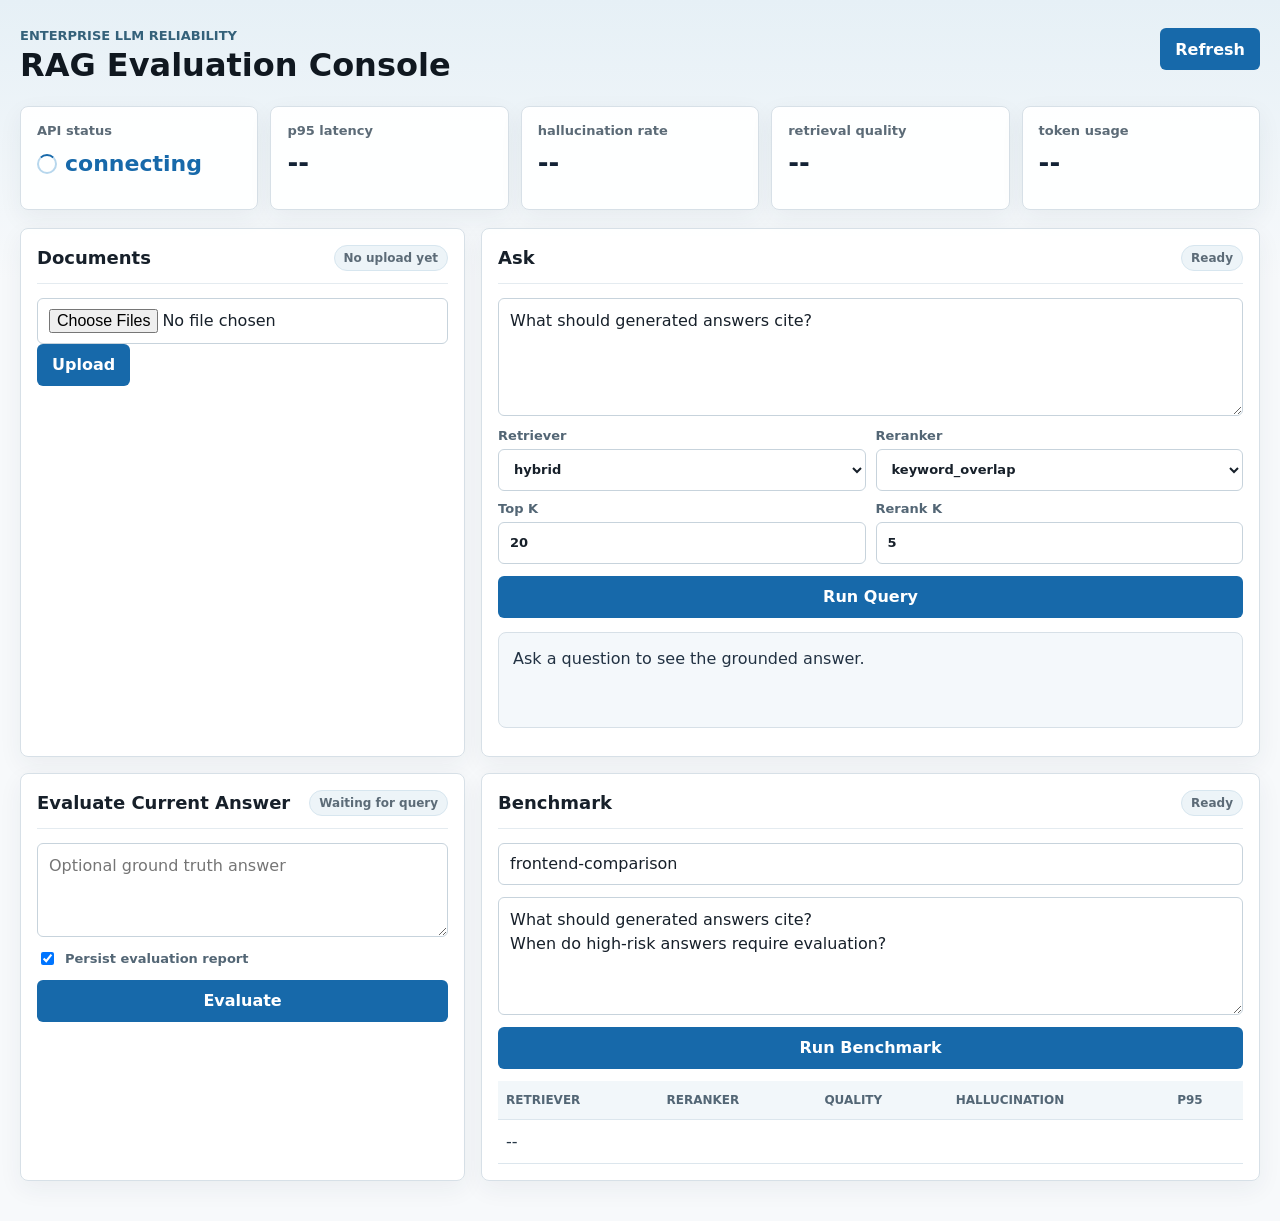
<file: frontend/index.html>
<!doctype html>
<html lang="en">
  <head>
    <meta charset="utf-8" />
    <meta name="viewport" content="width=device-width, initial-scale=1" />
    <title>RAG Evaluation Console</title>
    <link rel="stylesheet" href="./styles.css" />
  </head>
  <body>
    <main class="shell">
      <header class="topbar">
        <div>
          <p class="eyebrow">Enterprise LLM Reliability</p>
          <h1>RAG Evaluation Console</h1>
        </div>
        <div class="header-actions">
          <button id="refresh" type="button">Refresh</button>
        </div>
      </header>

      <section class="metrics-grid">
        <article><span>API status</span><strong id="api-status">--</strong></article>
        <article><span>p95 latency</span><strong id="latency">--</strong></article>
        <article><span>hallucination rate</span><strong id="hallucination">--</strong></article>
        <article><span>retrieval quality</span><strong id="retrieval">--</strong></article>
        <article><span>token usage</span><strong id="tokens">--</strong></article>
      </section>

      <section class="workspace">
        <section class="panel">
          <div class="panel-heading">
            <h2>Documents</h2>
            <span id="upload-status" class="status-text">No upload yet</span>
          </div>
          <form id="upload-form">
            <input id="document-files" type="file" multiple accept=".txt,.md,.markdown,.pdf,.docx" />
            <button type="submit">Upload</button>
          </form>
          <div id="upload-results" class="result-list"></div>
        </section>

        <section class="panel">
          <div class="panel-heading">
            <h2>Ask</h2>
            <span id="query-status" class="status-text">Ready</span>
          </div>
          <form id="query-form" class="stack">
            <textarea id="question" rows="4">What should generated answers cite?</textarea>
            <div class="control-grid">
              <label>
                Retriever
                <select id="retriever">
                  <option value="hybrid">hybrid</option>
                  <option value="dense">dense</option>
                  <option value="bm25">bm25</option>
                  <option value="multi_query">multi_query</option>
                  <option value="query_decomposition">query_decomposition</option>
                  <option value="multi_hop">multi_hop</option>
                </select>
              </label>
              <label>
                Reranker
                <select id="reranker">
                  <option value="keyword_overlap">keyword_overlap</option>
                  <option value="identity">identity</option>
                  <option value="cross_encoder">cross_encoder</option>
                  <option value="bge">bge</option>
                </select>
              </label>
              <label>
                Top K
                <input id="top-k" type="number" value="20" min="1" max="100" />
              </label>
              <label>
                Rerank K
                <input id="rerank-top-k" type="number" value="5" min="1" max="25" />
              </label>
            </div>
            <button type="submit">Run Query</button>
          </form>
          <div id="answer" class="answer-box">Ask a question to see the grounded answer.</div>
          <div id="sources" class="source-list"></div>
        </section>

        <section class="panel">
          <div class="panel-heading">
            <h2>Evaluate Current Answer</h2>
            <span id="eval-status" class="status-text">Waiting for query</span>
          </div>
          <form id="evaluate-form" class="stack">
            <textarea id="ground-truth" rows="3" placeholder="Optional ground truth answer"></textarea>
            <label class="checkbox-row">
              <input id="persist-eval" type="checkbox" checked />
              Persist evaluation report
            </label>
            <button type="submit">Evaluate</button>
          </form>
          <div id="evaluation-results" class="result-list"></div>
        </section>

        <section class="panel">
          <div class="panel-heading">
            <h2>Benchmark</h2>
            <span id="benchmark-status" class="status-text">Ready</span>
          </div>
          <form id="benchmark-form" class="stack">
            <input id="benchmark-name" value="frontend-comparison" />
            <textarea id="benchmark-questions" rows="4">What should generated answers cite?
When do high-risk answers require evaluation?</textarea>
            <button type="submit">Run Benchmark</button>
          </form>
          <table>
            <thead>
              <tr>
                <th>Retriever</th>
                <th>Reranker</th>
                <th>Quality</th>
                <th>Hallucination</th>
                <th>p95</th>
              </tr>
            </thead>
            <tbody id="leaderboard"></tbody>
          </table>
        </section>
      </section>
    </main>
    <script src="./config.js"></script>
    <script src="./main.js"></script>
  </body>
</html>
</file>
<file: frontend/styles.css>
:root {
  color-scheme: light;
  font-family: Inter, ui-sans-serif, system-ui, -apple-system, BlinkMacSystemFont, "Segoe UI", sans-serif;
  background: #eef4f8;
  color: #16212f;
}

* {
  box-sizing: border-box;
}

body {
  background:
    linear-gradient(180deg, #e6f0f6 0, #f7f9fb 280px),
    #f7f9fb;
  margin: 0;
}

.shell {
  margin: 0 auto;
  max-width: 1280px;
  padding: 28px 20px 40px;
}

.topbar {
  align-items: flex-start;
  display: flex;
  gap: 18px;
  justify-content: space-between;
  margin-bottom: 22px;
}

h1,
h2,
p {
  margin: 0;
}

h1 {
  color: #101820;
  font-size: 32px;
  line-height: 1.15;
}

h2 {
  color: #17202a;
  font-size: 18px;
}

.eyebrow {
  color: #34617a;
  font-size: 13px;
  font-weight: 800;
  letter-spacing: 0;
  margin-bottom: 4px;
  text-transform: uppercase;
}

.header-actions {
  align-items: center;
  display: flex;
  gap: 8px;
  justify-content: flex-end;
}

button,
input,
select,
textarea {
  font: inherit;
}

input,
select,
textarea {
  background: #ffffff;
  border: 1px solid #c7d3dc;
  border-radius: 6px;
  color: #17202a;
  min-height: 42px;
  outline: none;
  padding: 10px 11px;
  transition: border-color 140ms ease, box-shadow 140ms ease;
  width: 100%;
}

input:focus,
select:focus,
textarea:focus {
  border-color: #2470c7;
  box-shadow: 0 0 0 3px rgba(36, 112, 199, 0.15);
}

textarea {
  line-height: 1.5;
  resize: vertical;
}

button {
  background: #1769aa;
  border: 0;
  border-radius: 6px;
  color: white;
  cursor: pointer;
  font-weight: 800;
  min-height: 42px;
  padding: 10px 15px;
  transition: background 140ms ease, transform 140ms ease;
  white-space: nowrap;
}

button:hover {
  background: #10598f;
}

button:active {
  transform: translateY(1px);
}

.metrics-grid {
  display: grid;
  gap: 12px;
  grid-template-columns: repeat(auto-fit, minmax(170px, 1fr));
  margin-bottom: 18px;
}

article,
.panel {
  background: rgba(255, 255, 255, 0.96);
  border: 1px solid #d7e0e7;
  border-radius: 8px;
  box-shadow: 0 8px 24px rgba(31, 52, 72, 0.06);
  padding: 16px;
}

article {
  min-height: 104px;
}

article span {
  color: #5c6b77;
  display: block;
  font-size: 13px;
  font-weight: 700;
  margin-bottom: 10px;
}

article strong {
  align-items: center;
  color: #132235;
  display: inline-flex;
  font-size: 26px;
  gap: 8px;
  line-height: 1.2;
  min-height: 32px;
}

#api-status[data-tone="good"] {
  color: #1c7c44;
}

#api-status[data-tone="bad"] {
  color: #b42318;
}

#api-status[data-tone="loading"] {
  color: #1769aa;
  font-size: 22px;
}

#api-status[data-tone="loading"]::before {
  animation: spin 900ms linear infinite;
  border: 2px solid #b7d7ed;
  border-radius: 50%;
  border-top-color: #1769aa;
  content: "";
  height: 16px;
  width: 16px;
}

.workspace {
  display: grid;
  gap: 16px;
  grid-template-columns: minmax(280px, 0.8fr) minmax(360px, 1.4fr);
}

.panel-heading {
  align-items: center;
  border-bottom: 1px solid #e4ebf0;
  display: flex;
  gap: 12px;
  justify-content: space-between;
  margin-bottom: 14px;
  padding-bottom: 12px;
}

.status-text {
  background: #edf4f8;
  border: 1px solid #d7e6ef;
  border-radius: 999px;
  color: #5c6b77;
  font-size: 12px;
  font-weight: 800;
  padding: 5px 9px;
}

.status-text[data-tone="good"] {
  background: #e8f6ee;
  border-color: #b9e3c8;
  color: #1c7c44;
}

.status-text[data-tone="bad"] {
  background: #fff0ee;
  border-color: #f2c4bf;
  color: #b42318;
}

.stack {
  display: grid;
  gap: 12px;
}

.control-grid {
  display: grid;
  gap: 10px;
  grid-template-columns: repeat(2, minmax(0, 1fr));
}

label {
  color: #536675;
  display: grid;
  font-size: 13px;
  font-weight: 700;
  gap: 6px;
}

.checkbox-row {
  align-items: center;
  display: flex;
  gap: 8px;
}

.checkbox-row input {
  min-height: auto;
  width: auto;
}

.answer-box {
  background: #f4f8fb;
  border: 1px solid #d7e0e7;
  border-radius: 8px;
  color: #223243;
  line-height: 1.55;
  margin-top: 14px;
  min-height: 96px;
  padding: 14px;
  white-space: pre-wrap;
}

.source-list,
.result-list {
  display: grid;
  gap: 8px;
  margin-top: 12px;
}

.source-item,
.result-row {
  background: #f7fafc;
  border: 1px solid #dce6ed;
  border-radius: 8px;
  padding: 10px;
}

.source-item summary {
  color: #1c4f74;
  cursor: pointer;
  font-weight: 800;
}

.source-item p {
  color: #3b4856;
  line-height: 1.5;
  margin-top: 8px;
}

.result-row {
  align-items: center;
  display: flex;
  justify-content: space-between;
}

table {
  border-collapse: collapse;
  margin-top: 12px;
  overflow: hidden;
  width: 100%;
}

thead {
  background: #f2f7fa;
}

th,
td {
  border-bottom: 1px solid #dce6ed;
  padding: 12px 8px;
  text-align: left;
}

th {
  color: #536675;
  font-size: 12px;
  font-weight: 800;
  text-transform: uppercase;
}

td {
  color: #263746;
}

@keyframes spin {
  to {
    transform: rotate(360deg);
  }
}

@media (max-width: 860px) {
  .topbar,
  .header-actions {
    align-items: stretch;
  }

  .topbar {
    flex-direction: column;
  }

  .workspace,
  .control-grid {
    grid-template-columns: 1fr;
  }
}
</file>
